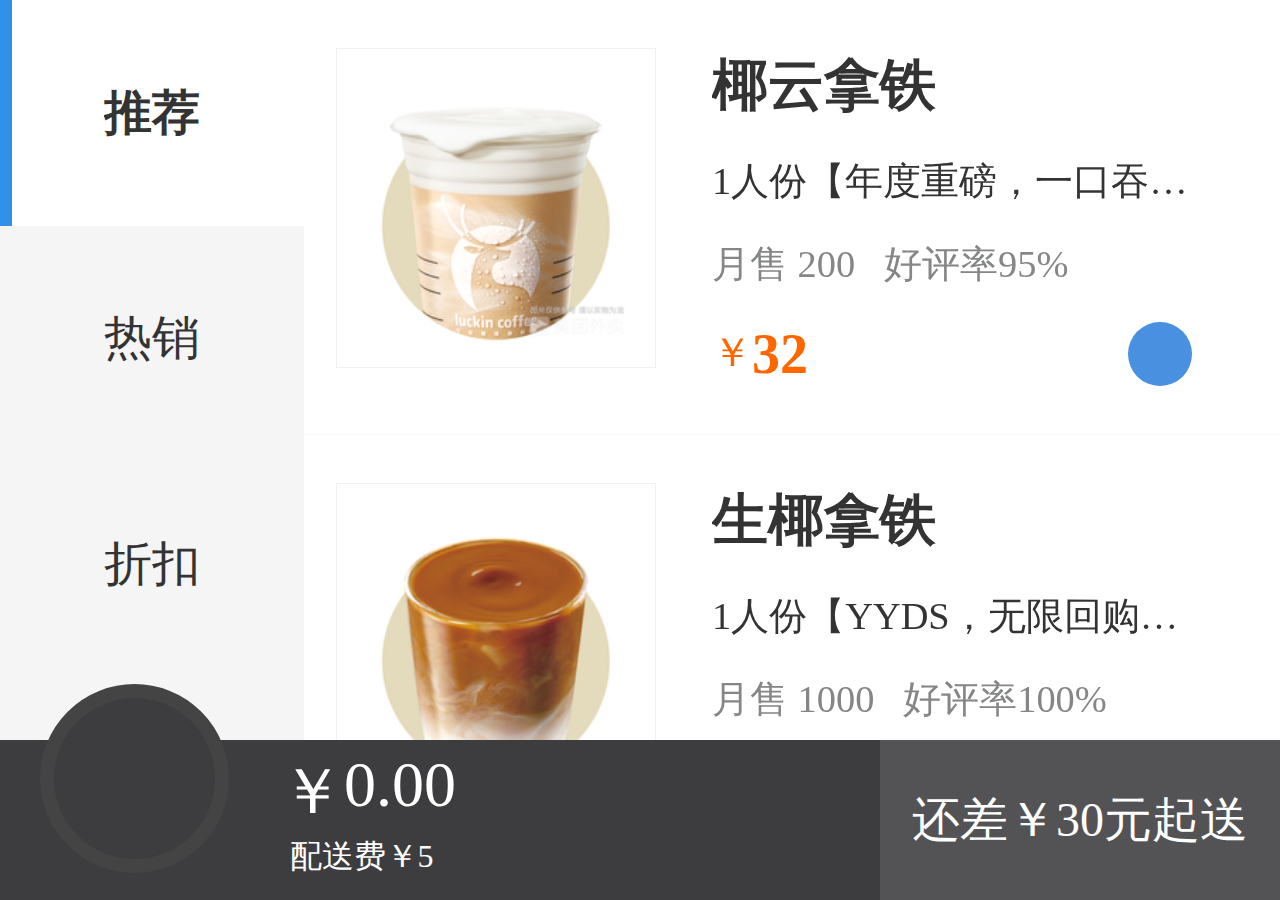
<file: 购物车效果/index.html>
<!DOCTYPE html>
<html lang="en">
  <head>
    <meta charset="UTF-8" />
    <meta http-equiv="X-UA-Compatible" content="IE=edge" />
    <meta name="viewport" content="width=device-width, initial-scale=1.0" />
    <title>丑团外卖</title>
    <link rel="shortcut icon" href="./assets/favicon.ico" type="image/x-icon" />
    <link rel="stylesheet" href="./css/common.css" />
    <link rel="stylesheet" href="./css/container.css" />
    <link rel="stylesheet" href="./css/footer.css" />
    <link rel="stylesheet" href="./css/add-to-car.css" />
  </head>
  <body>
    <div class="container">
      <div class="menu">
        <div class="menu-item active"><span>推荐</span></div>
        <div class="menu-item"><span>热销</span></div>
        <div class="menu-item"><span>折扣</span></div>
        <div class="menu-item"><span>夏日冰咖必喝榜</span></div>
        <div class="menu-item"><span>进店必喝</span></div>
        <div class="menu-item"><span>只喝美式</span></div>
        <div class="menu-item"><span>酷爽特调水果冰萃</span></div>
        <div class="menu-item"><span>经典奶咖</span></div>
        <div class="menu-item"><span>创意奶咖</span></div>
        <div class="menu-item"><span>瑞纳冰季</span></div>
        <div class="menu-item"><span>不喝咖啡</span></div>
        <div class="menu-item"><span>轻食甜品</span></div>
        <div class="menu-item"><span>热卖套餐</span></div>
      </div>
      <div class="goods-list"></div>
    </div>
    <div class="footer">
      <div class="footer-car-container">
        <div class="footer-car">
          <i class="iconfont i-gouwuchefill"></i>
          <span class="footer-car-badge">0</span>
        </div>
        <div class="footer-car-price">
          <span class="footer-car-unit">￥</span>
          <span class="footer-car-total">0.00</span>
        </div>
        <div class="footer-car-tip">配送费￥0</div>
      </div>
      <div class="footer-pay">
        <a href="">去结算</a>
        <span>还差￥0元起送</span>
      </div>
    </div>
    <script src="./js/data.js"></script>
    <script src="./js/index.js"></script>
  </body>
</html>
</file>
<file: 购物车效果/css/common.css>
@import url('https://at.alicdn.com/t/c/font_3555577_me2a6tdmvu8.css');

*,
*::before,
*::after {
  margin: 0;
  padding: 0;
  box-sizing: border-box;
}

html {
  font-size: 0.125vw;
}
body {
  font-size: 35rem;
  -webkit-tap-highlight-color: transparent;
  -webkit-font-smoothing: antialiased;
  user-select: none;
  font-family: 'Microsoft Yahei', 'sans-serif';
}
a {
  color: inherit;
  text-decoration: none;
}
.iconfont {
  font-size: inherit;
}
</file>
<file: 购物车效果/css/container.css>
.container {
  position: fixed;
  left: 0;
  top: 0;
  width: 100%;
  height: calc(100% - 100rem);
  display: flex;
  color: #333;
}
.menu {
  background: #f5f5f5;
  width: 190rem;
  overflow-y: scroll;
  padding-bottom: 50rem;
  flex: 0 0 auto;
}
.menu::-webkit-scrollbar {
  width: 0;
}

.menu-item {
  height: 141rem;
  display: flex;
  justify-content: center;
  align-items: center;
  padding: 0 30rem;
  position: relative;
}
.menu-item span {
  font-size: 30rem;
  line-height: 40rem;
  max-height: 80rem;
  overflow: hidden;
}
.menu-item.active {
  font-weight: bold;
  background: #fff;
}
.menu-item.active::before {
  content: '';
  position: absolute;
  left: 0;
  height: 100%;
  width: 7.5rem;
  background: #3190e8;
}

.goods-list {
  flex-grow: 1;
  overflow-y: scroll;
}
.goods-list::-webkit-scrollbar {
  width: 0;
}

.goods-item {
  border-bottom: 1rem solid #f8f8f8;
  padding: 30rem 20rem;
  display: flex;
}
.goods-pic {
  width: 200rem;
  height: 200rem;
  object-fit: contain;
  border: 1rem solid rgba(0, 0, 0, 0.06);
  flex: 0 0 auto;
}
.goods-info {
  flex: 1 1 auto;
  padding: 0 35rem;
  overflow: hidden;
}
.goods-title {
  font-size: 35rem;
  overflow: hidden;
  text-overflow: ellipsis;
  white-space: nowrap;
  margin-bottom: 20rem;
}
.goods-desc {
  font-size: 24rem;
  white-space: nowrap;
  overflow: hidden;
  text-overflow: ellipsis;
  margin-bottom: 20rem;
}
.goods-sell {
  color: #858687;
  font-size: 24rem;
  white-space: nowrap;
  overflow: hidden;
  text-overflow: ellipsis;
  margin-bottom: 20rem;
  display: flex;
}
.goods-sell span:first-child {
  margin-right: 18rem;
}
.goods-confirm {
  display: flex;
  justify-content: space-between;
}
.goods-price {
  display: flex;
  font-size: 35rem;
  font-weight: bold;
  color: #f60;
  align-items: flex-end;
}
.goods-price-unit {
  font-size: 25rem;
  margin-bottom: 4rem;
  font-weight: normal;
}
.goods-btns {
  display: flex;
  justify-content: center;
  align-items: center;
}
.goods-btns .iconfont {
  width: 40rem;
  height: 40rem;
  background: #4a90e1;
  color: #fff;
  border-radius: 50%;
  font-size: 23rem;
  line-height: 40rem;
  text-align: center;
}
.goods-btns span {
  margin: 0 15rem;
  display: none;
}
.goods-btns .i-jianhao {
  border: 1rem solid #4a90e1;
  background: #fff;
  color: #4a90e1;
  font-weight: bold;
  display: none;
}
.goods-item.active span {
  display: block;
}
.goods-item.active .i-jianhao {
  display: block;
}
</file>
<file: 购物车效果/css/footer.css>
.footer {
  height: 100rem;
  color: #fff;
  position: fixed;
  left: 0;
  bottom: 0;
  width: 100%;
  display: flex;
  z-index: 10;
}

.footer-car-container {
  flex-grow: 1;
  background: #3d3d3f;
  padding-left: 175rem;
  position: relative;
}
.footer-car {
  position: absolute;
  width: 118rem;
  height: 118rem;
  border: 9rem solid #444;
  left: 25rem;
  top: -35rem;
  border-radius: 50%;
  background: inherit;
  display: flex;
  justify-content: center;
  align-items: center;
  font-size: 60rem;
}
.footer-car-badge {
  position: absolute;
  width: 35rem;
  height: 35rem;
  background: #ec5533;
  font-size: 25rem;
  text-align: center;
  border-radius: 50%;
  line-height: 35rem;
  right: 0;
  top: 0;
  display: none;
}
.footer-car.active {
  background: #4a90e1;
}
.footer-car.active .footer-car-badge {
  display: block;
}
.footer-car.animate {
  animation: footer-car-animate 500ms ease-in-out;
}

@keyframes footer-car-animate {
  0% {
    transform: scale(1);
  }
  25% {
    transform: scale(0.8);
  }
  50% {
    transform: scale(1.1);
  }
  75% {
    transform: scale(0.9);
  }
  100% {
    transform: scale(1);
  }
}

.footer-car-price {
  font-size: 40rem;
  display: flex;
  margin-top: 5rem;
}
.footer-car-tip {
  font-size: 20rem;
  margin-left: 6rem;
}
.footer-pay {
  background: #535356;
  width: 250rem;
  font-size: 35rem;
  line-height: 100rem;
  text-align: center;
}
.footer-pay > * {
  display: block;
  width: 100%;
  height: 100%;
}
.footer-pay a {
  display: none;
}
.footer-pay span {
  font-size: 30rem;
}
.footer-pay.active {
  background: #76d572;
}
.footer-pay.active a {
  display: block;
}
.footer-pay.active span {
  display: none;
}
</file>
<file: 购物车效果/css/add-to-car.css>
.add-to-car {
  position: fixed;
  color: #fff;
  font-size: 23rem;
  line-height: 40rem;
  text-align: center;
  z-index: 9;
  margin-left: -20rem;
  margin-top: -20rem;
  left: 0;
  top: 0;
  transition: 0.6s linear;
}

.add-to-car .iconfont {
  width: 40rem;
  height: 40rem;
  background: #4a90e1;
  border-radius: 50%;
  display: block;
  transition: 0.6s cubic-bezier(0.5, -0.5, 1, 1);
}
</file>
